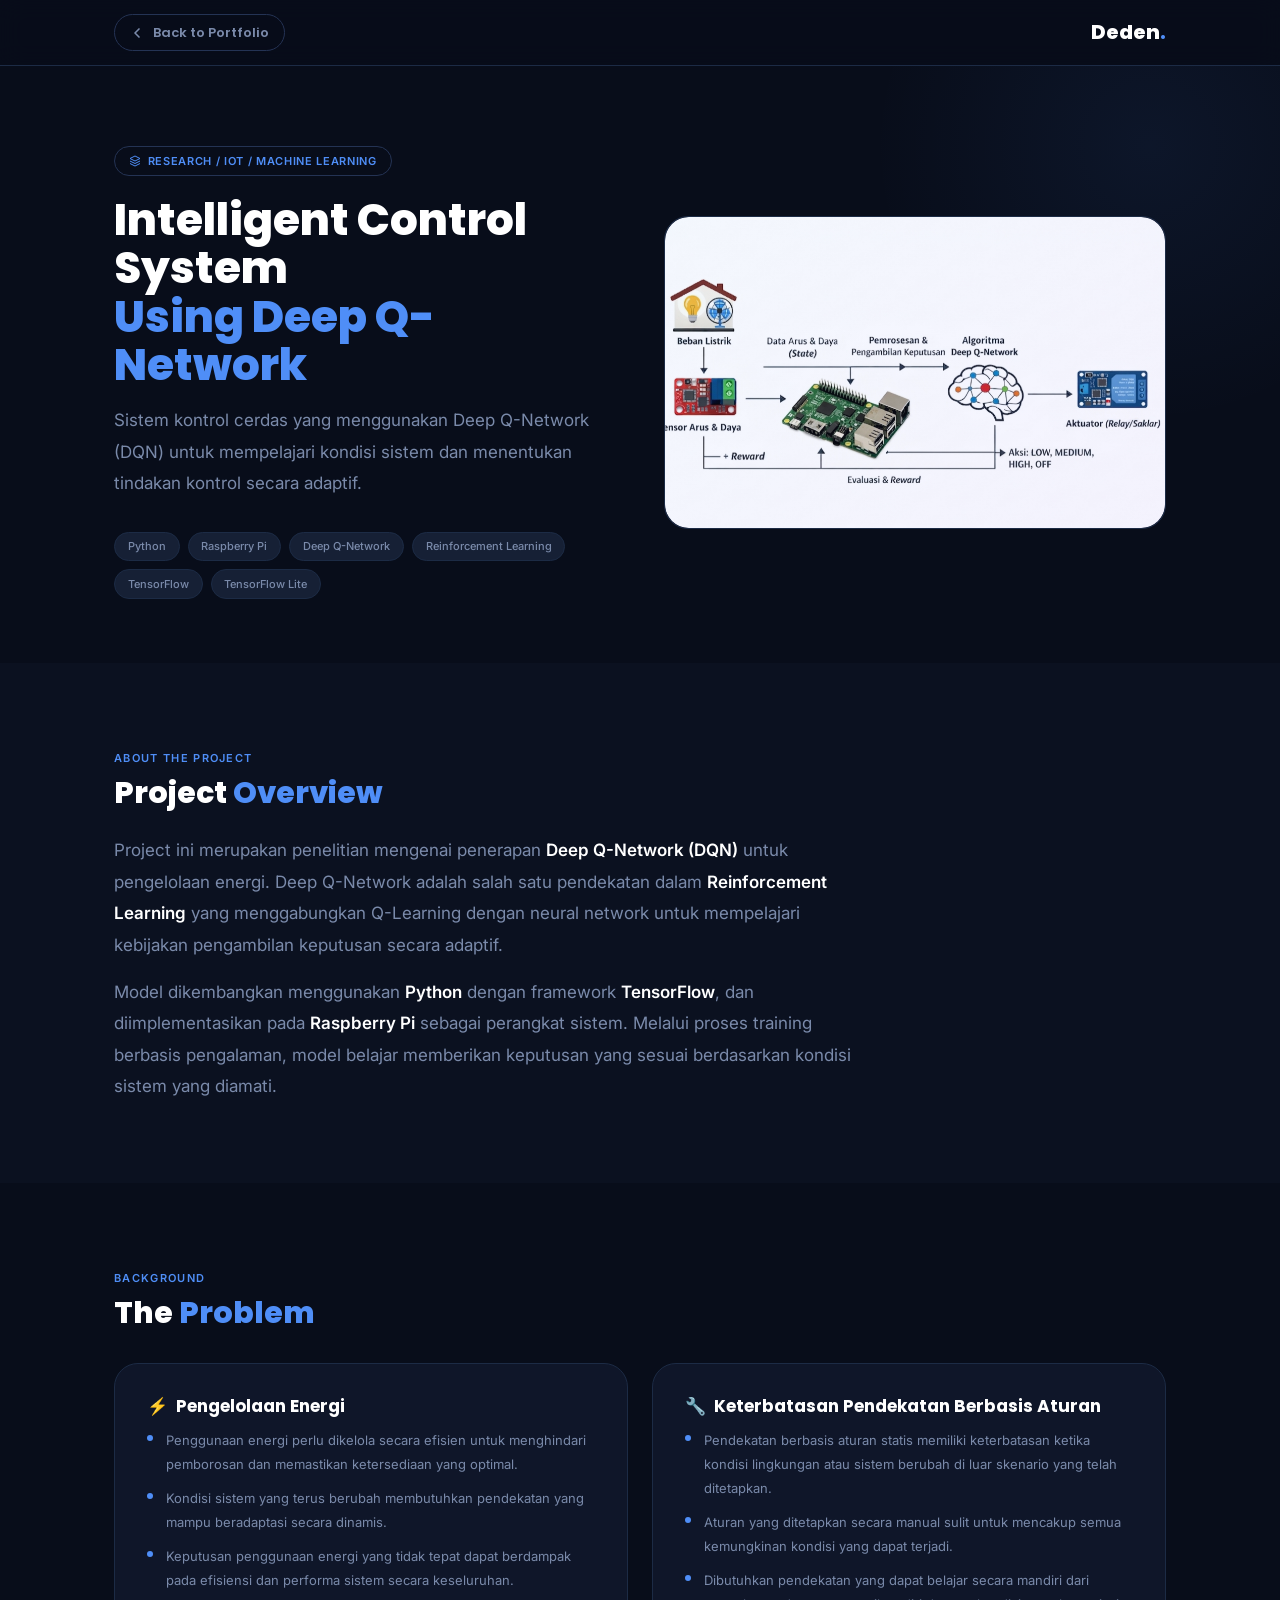
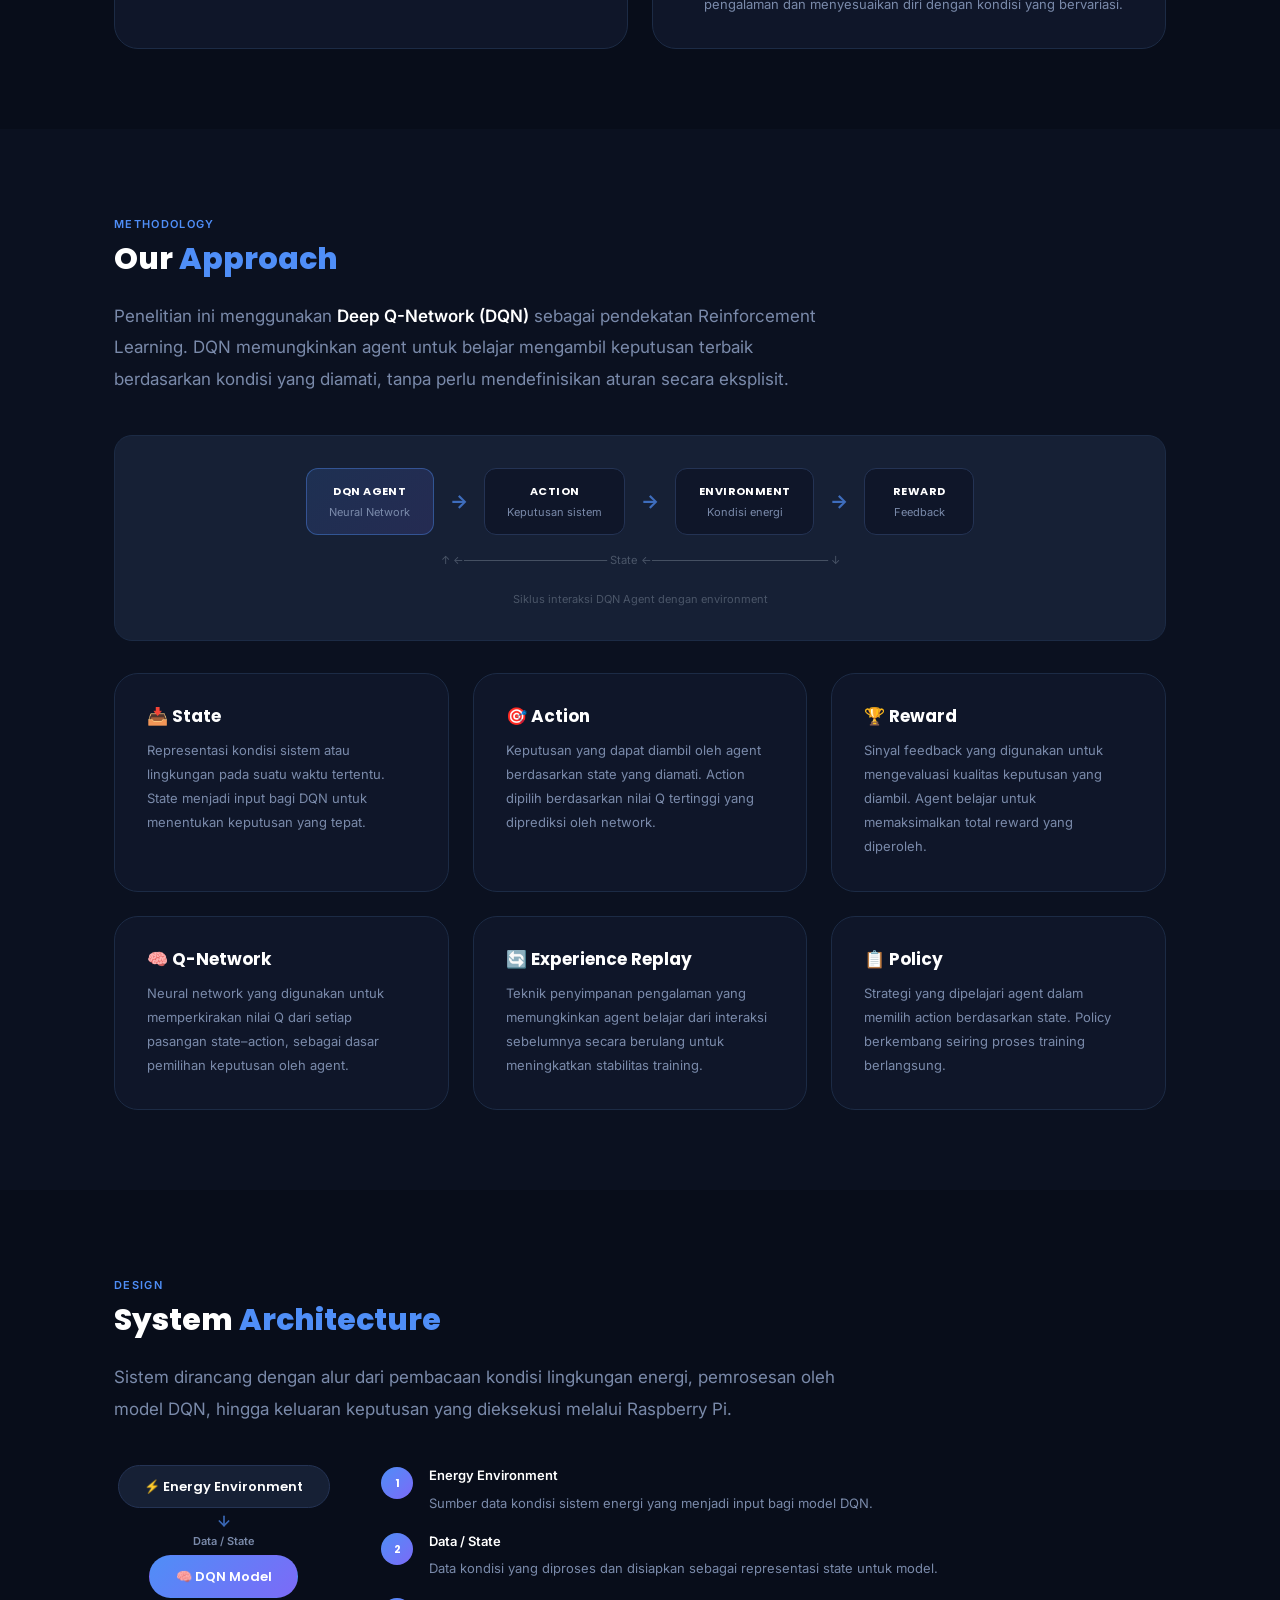
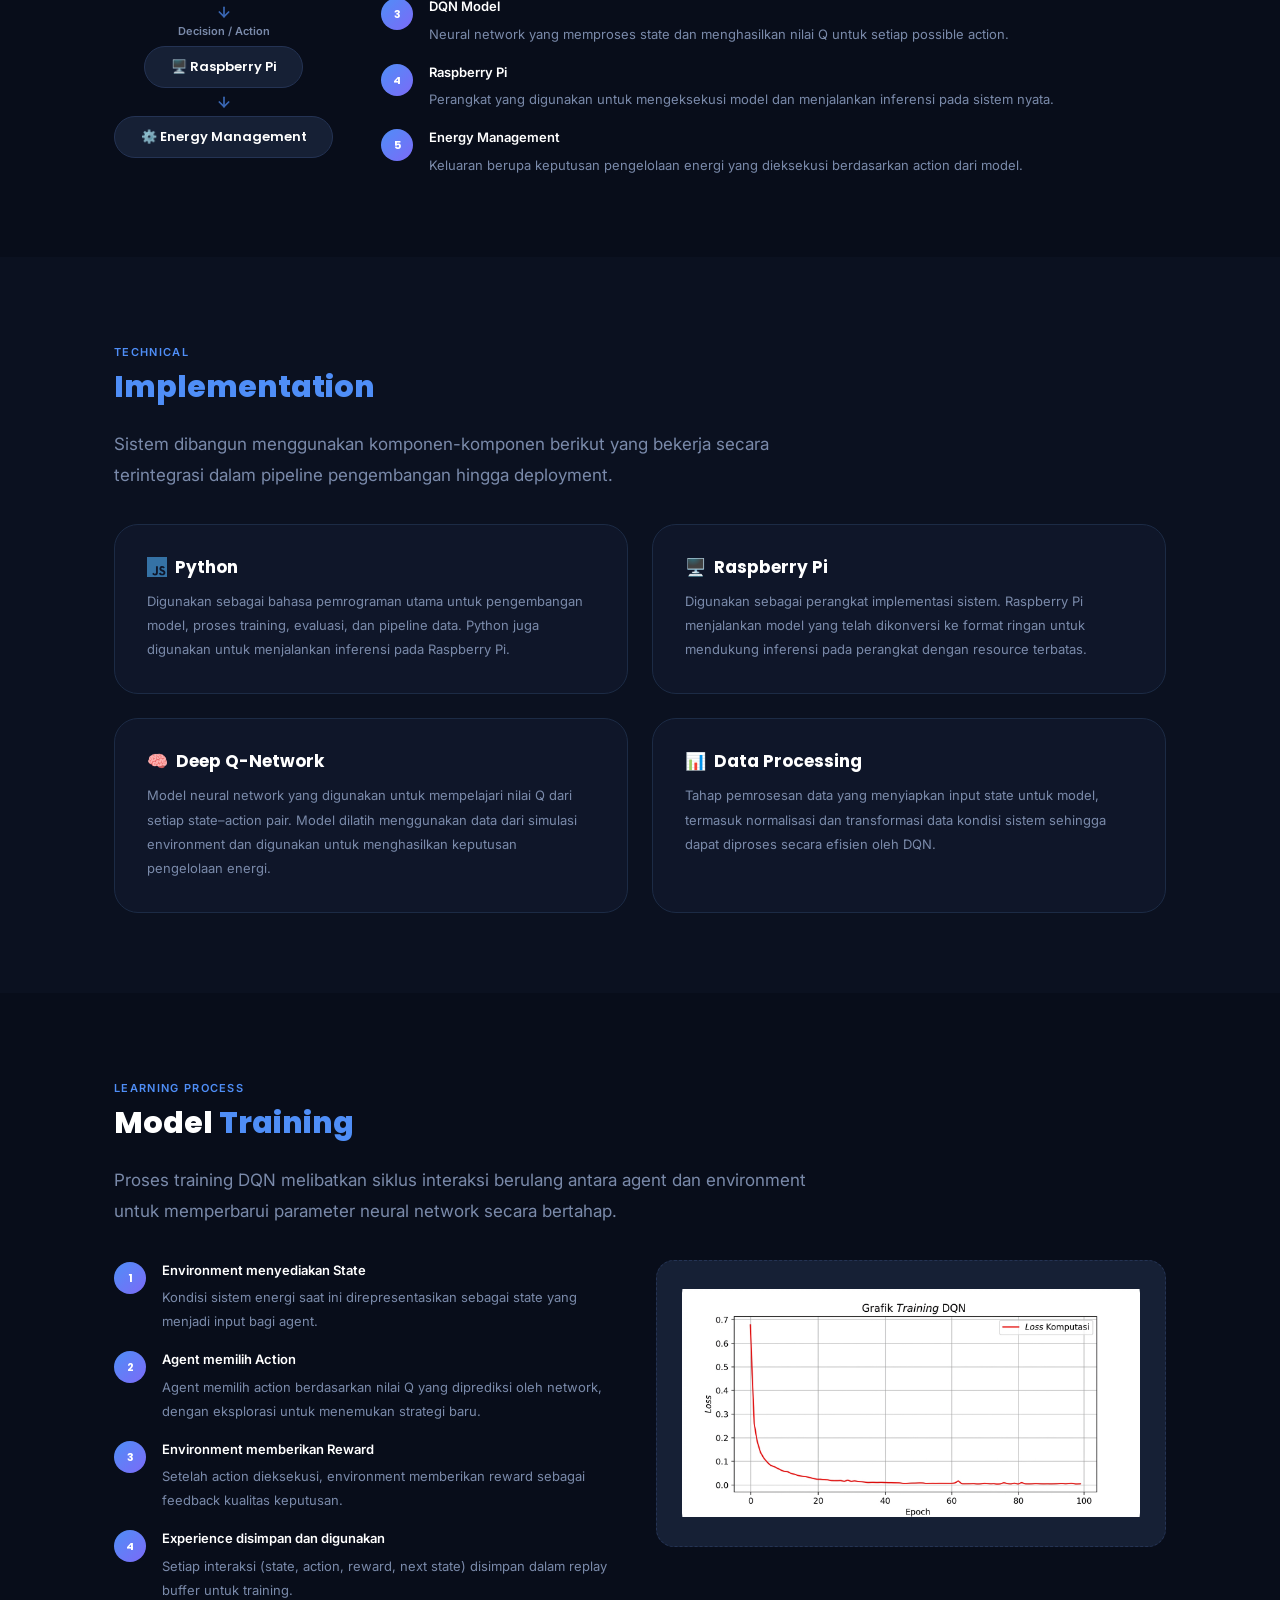
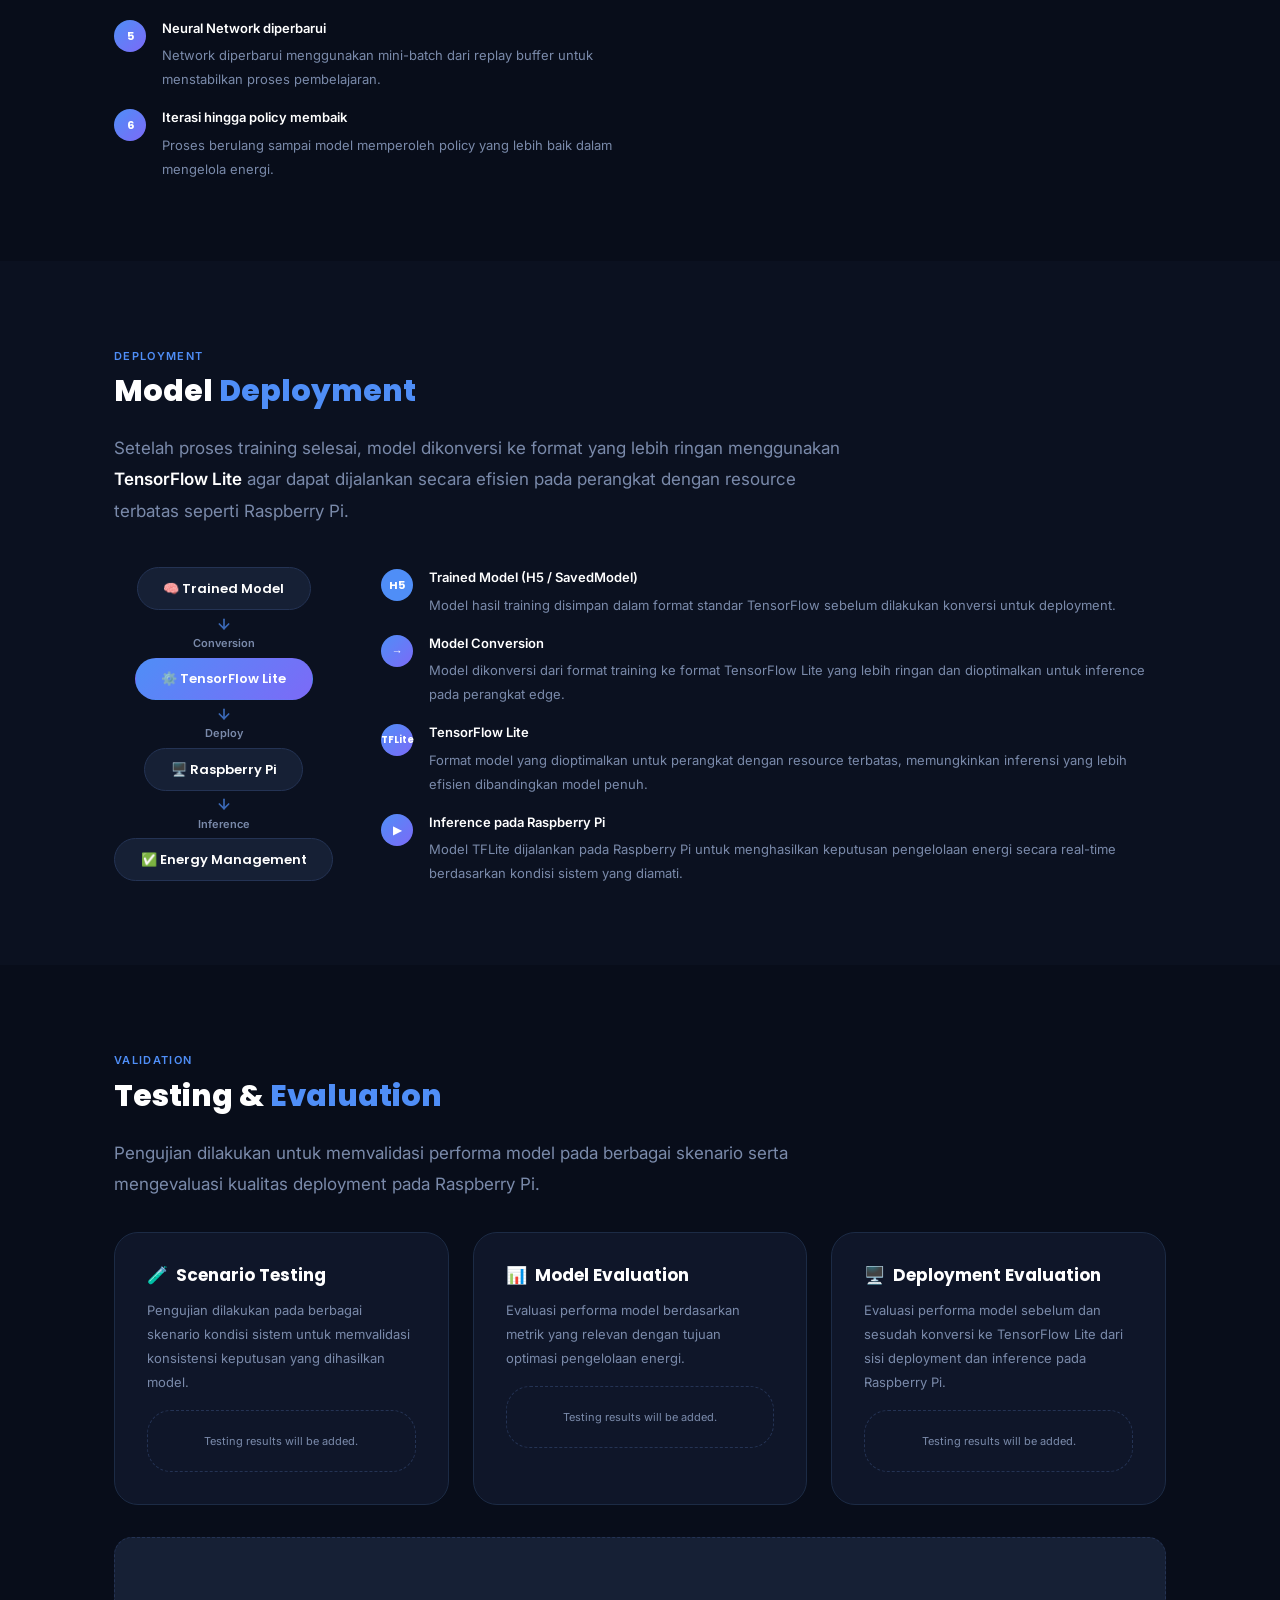
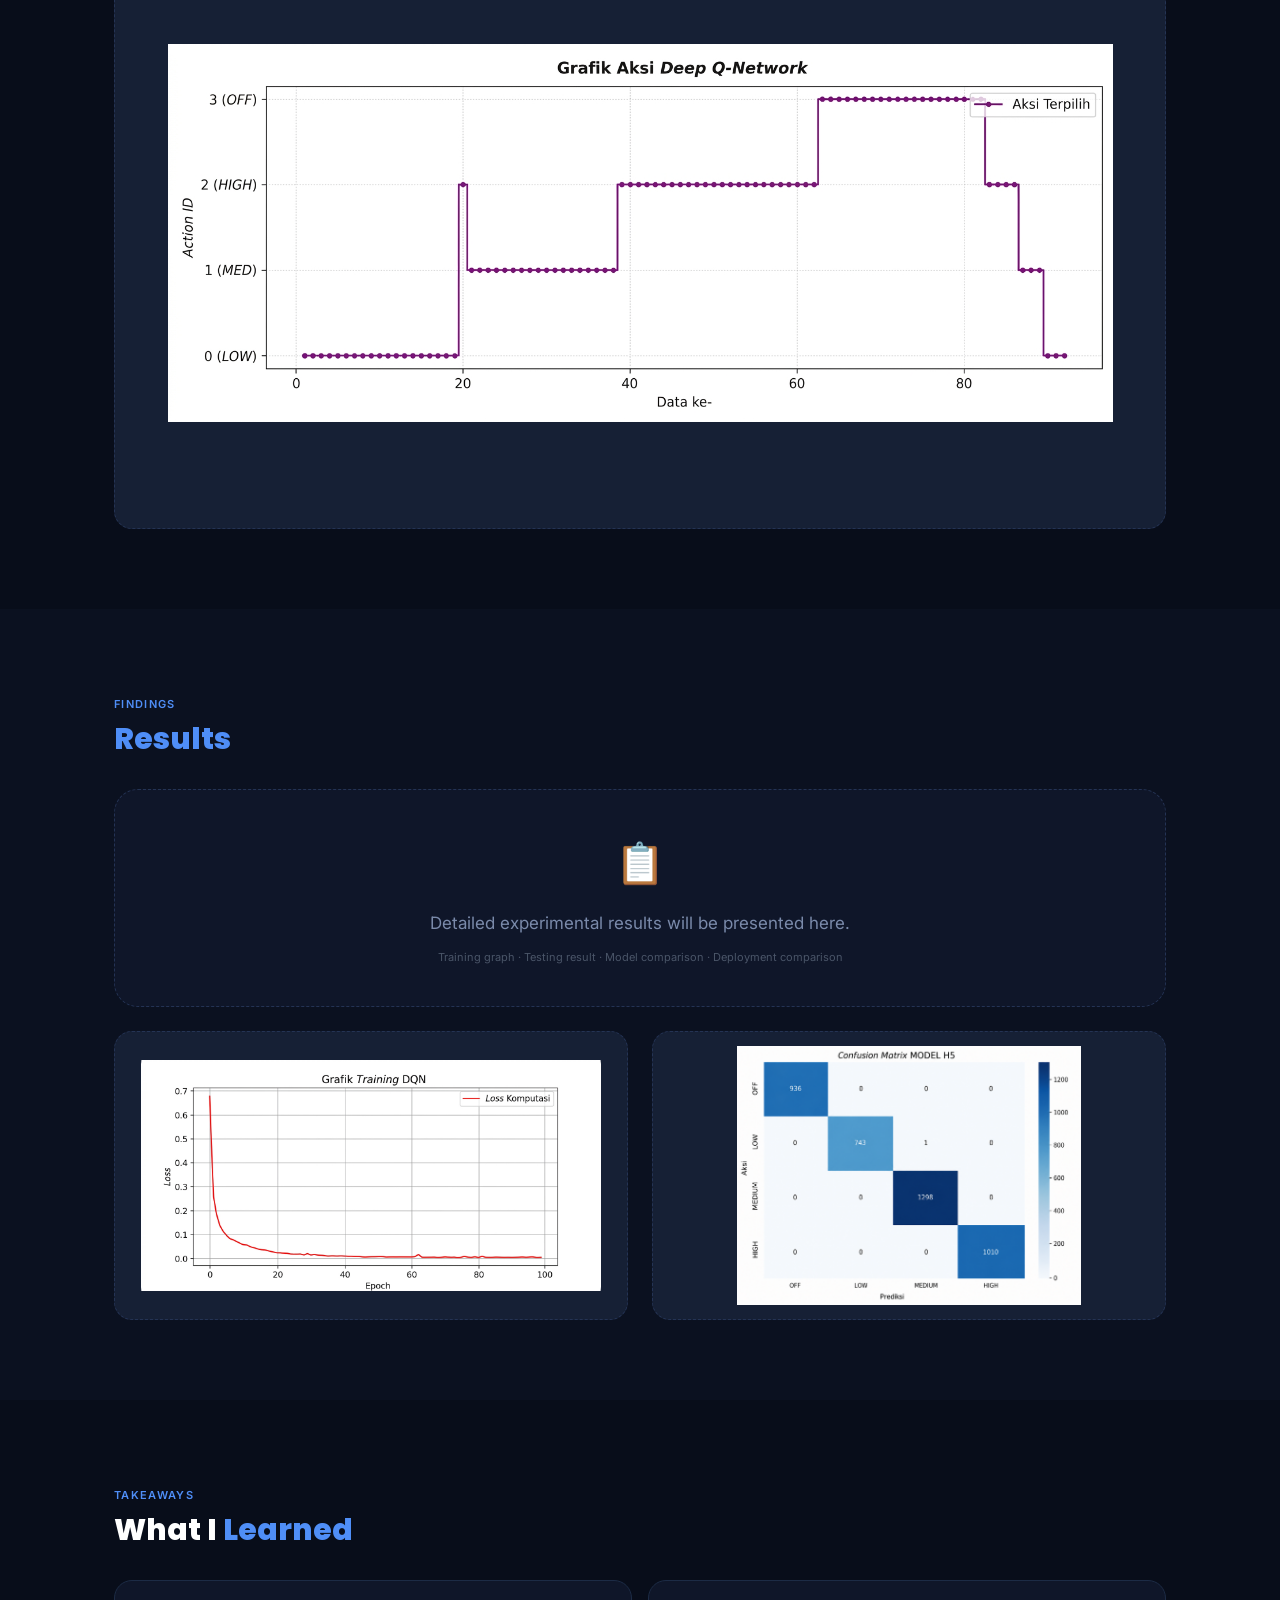
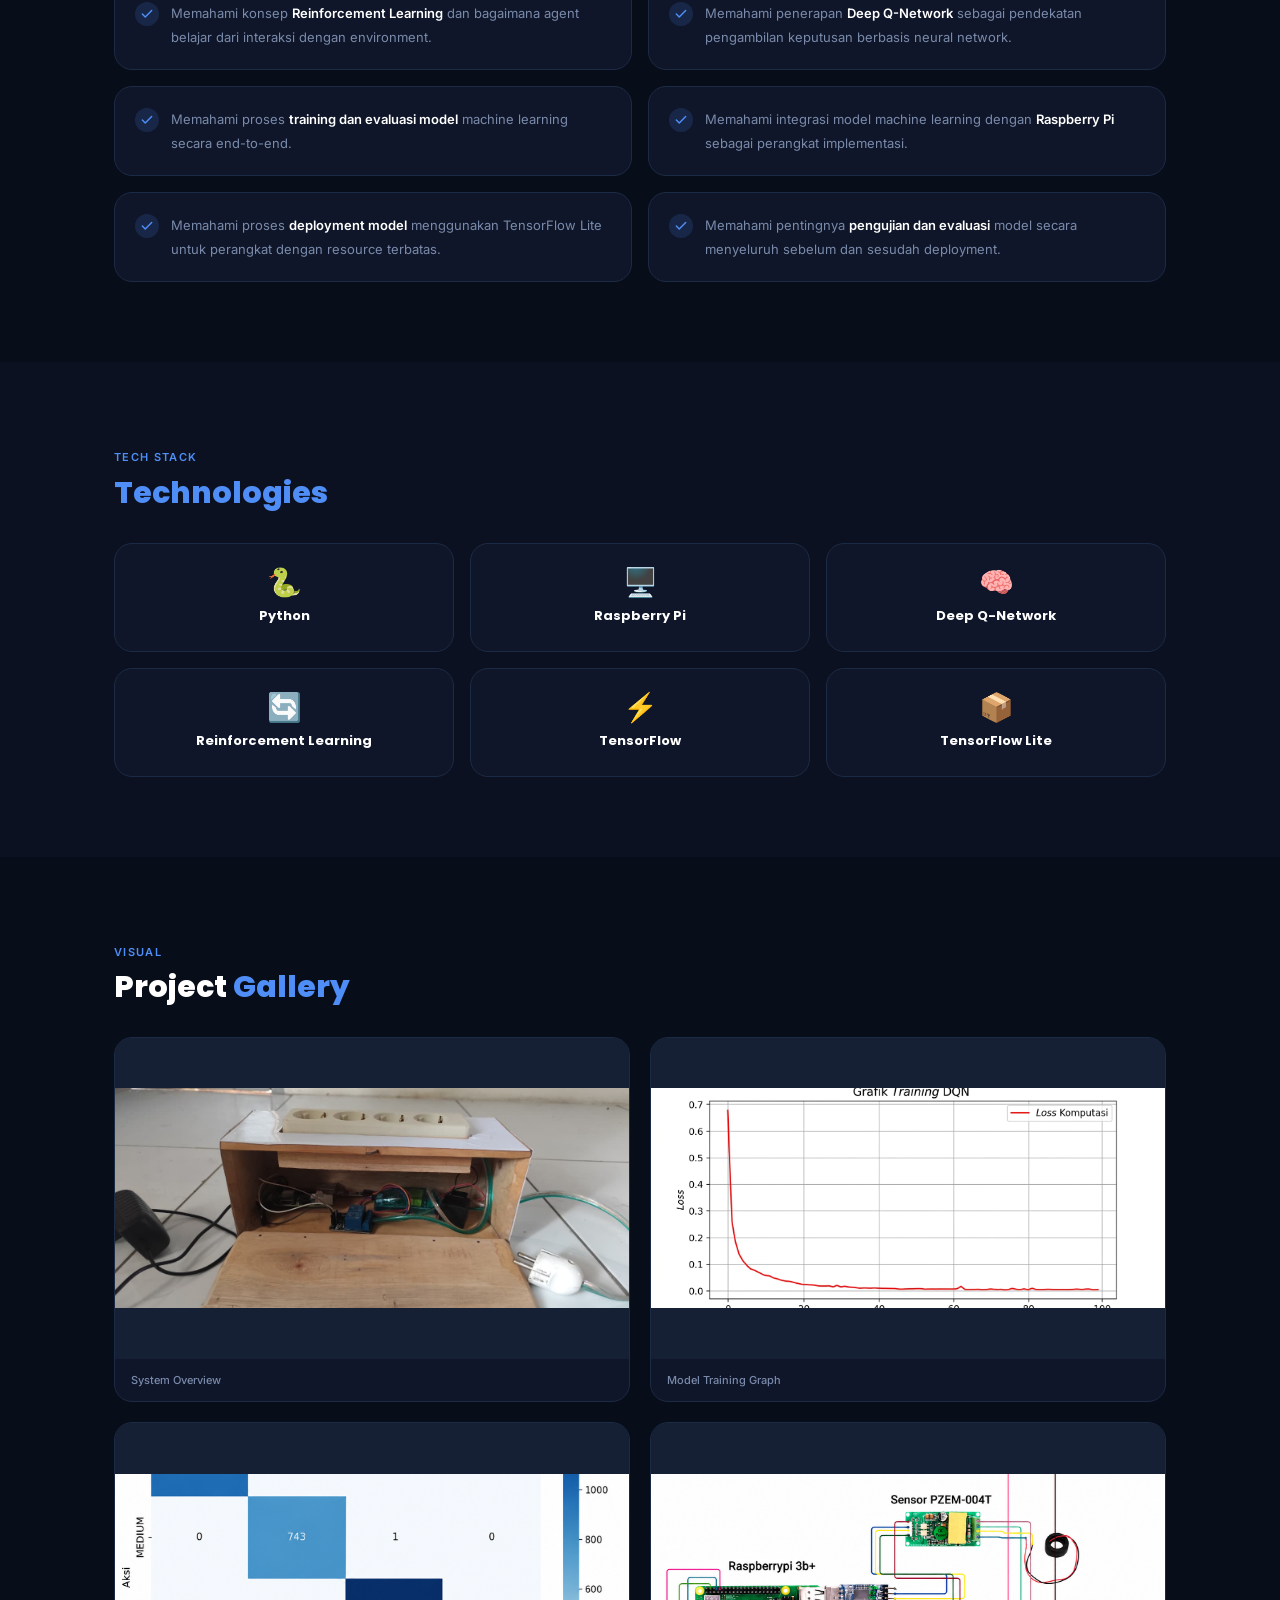
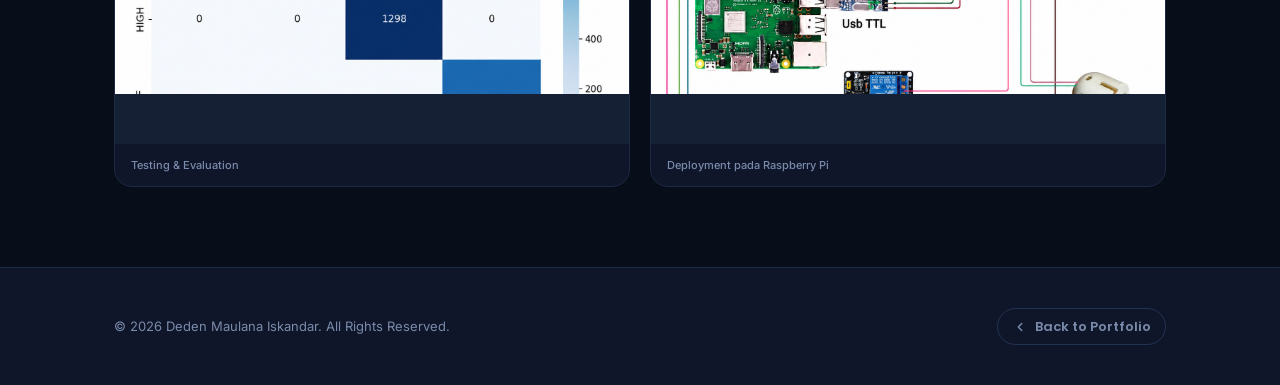
<file: projects/energy-management.html>
<!DOCTYPE html>
<html lang="id">
<head>
  <meta charset="UTF-8" />
  <meta name="viewport" content="width=device-width, initial-scale=1.0" />
  <meta name="description" content="Energy Management System using Deep Q-Network — Project detail oleh Deden Maulana Iskandar." />
  <title>Energy Management System | Deden Maulana</title>

  <!-- Google Fonts (sama dengan homepage) -->
  <link rel="preconnect" href="https://fonts.googleapis.com" />
  <link rel="preconnect" href="https://fonts.gstatic.com" crossorigin />
  <link href="https://fonts.googleapis.com/css2?family=Inter:wght@300;400;500;600;700&family=Poppins:wght@400;500;600;700;800&display=swap" rel="stylesheet" />

  <style>
    /* ====================================================
       DESIGN TOKENS — konsisten dengan homepage
    ==================================================== */
    :root {
      --clr-bg:        #080d1a;
      --clr-bg-alt:    #0b1120;
      --clr-surface:   #0f1629;
      --clr-surface-2: #162035;
      --clr-border:    #1c2b45;
      --clr-border-2:  #243354;
      --clr-blue:      #4f8ef7;
      --clr-purple:    #7c6af7;
      --clr-gradient:  linear-gradient(135deg,#4f8ef7,#7c6af7);
      --clr-text:      #ccd6f6;
      --clr-muted:     #7a8aaa;
      --clr-dim:       #4a5568;
      --clr-white:     #ffffff;

      --font-heading: 'Poppins', sans-serif;
      --font-body:    'Inter', sans-serif;

      --fs-xs:   0.6875rem;
      --fs-sm:   0.8125rem;
      --fs-base: 1rem;
      --fs-md:   1.0625rem;
      --fs-lg:   1.25rem;
      --fs-xl:   1.5rem;
      --fs-2xl:  1.875rem;
      --fs-3xl:  2.25rem;

      --fw-regular: 400;
      --fw-medium:  500;
      --fw-semi:    600;
      --fw-bold:    700;
      --fw-black:   800;

      --lh-tight:  1.2;
      --lh-normal: 1.65;
      --lh-loose:  1.85;

      --r-sm:   6px;
      --r-md:   12px;
      --r-lg:   18px;
      --r-xl:   24px;
      --r-full: 9999px;

      --shadow-sm:   0 2px 8px rgba(0,0,0,.35);
      --shadow-md:   0 6px 24px rgba(0,0,0,.45);
      --shadow-blue: 0 0 28px rgba(79,142,247,.22);

      --t-fast:   150ms ease;
      --t-normal: 280ms ease;
      --t-slow:   420ms ease;

      --max-w:  1100px;
      --pad-x:  1.5rem;
    }

    /* ====================================================
       RESET
    ==================================================== */
    *, *::before, *::after { box-sizing: border-box; margin: 0; padding: 0; }
    html { scroll-behavior: smooth; font-size: 16px; -webkit-text-size-adjust: 100%; }
    body {
      font-family: var(--font-body);
      font-size: var(--fs-base);
      color: var(--clr-text);
      background: var(--clr-bg);
      line-height: var(--lh-normal);
      overflow-x: hidden;
      -webkit-font-smoothing: antialiased;
    }
    img { display: block; max-width: 100%; }
    a { color: inherit; text-decoration: none; }
    ul { list-style: none; }
    h1,h2,h3,h4 { font-family: var(--font-heading); color: var(--clr-white); line-height: var(--lh-tight); }
    p { color: var(--clr-text); }
    strong { color: var(--clr-white); font-weight: var(--fw-semi); }
    :focus-visible { outline: 2px solid var(--clr-blue); outline-offset: 3px; border-radius: 3px; }

    /* ====================================================
       LAYOUT
    ==================================================== */
    .container {
      width: 100%;
      max-width: var(--max-w);
      margin-inline: auto;
      padding-inline: var(--pad-x);
    }

    .section { padding-block: 5rem; }
    .section--alt { background: var(--clr-bg-alt); }

    .section-label {
      display: inline-block;
      font-size: var(--fs-xs);
      font-weight: var(--fw-semi);
      letter-spacing: .12em;
      text-transform: uppercase;
      color: var(--clr-blue);
      margin-bottom: .5rem;
    }
    .section-title {
      font-size: var(--fs-2xl);
      font-weight: var(--fw-black);
      margin-bottom: 1.5rem;
    }
    .section-title .accent { color: var(--clr-blue); }
    .section-body {
      font-size: var(--fs-md);
      color: var(--clr-muted);
      line-height: var(--lh-loose);
      max-width: 740px;
    }
    .section-body + .section-body { margin-top: 1rem; }

    /* ====================================================
       ANIMATIONS
    ==================================================== */
    [data-fade] {
      opacity: 0;
      transform: translateY(24px);
      transition: opacity var(--t-slow), transform var(--t-slow);
    }
    [data-fade].visible { opacity: 1; transform: none; }

    /* ====================================================
       BACK BAR
    ==================================================== */
    .back-bar {
      position: sticky;
      top: 0;
      z-index: 100;
      background: rgba(8,13,26,.92);
      backdrop-filter: blur(12px);
      -webkit-backdrop-filter: blur(12px);
      border-bottom: 1px solid var(--clr-border);
      padding-block: .9rem;
    }
    .back-bar__inner {
      display: flex;
      align-items: center;
      justify-content: space-between;
      gap: 1rem;
    }
    .back-btn {
      display: inline-flex;
      align-items: center;
      gap: .5rem;
      font-family: var(--font-heading);
      font-size: var(--fs-sm);
      font-weight: var(--fw-semi);
      color: var(--clr-muted);
      padding: .4rem .9rem;
      border: 1.5px solid var(--clr-border-2);
      border-radius: var(--r-full);
      transition: color var(--t-fast), border-color var(--t-fast), background var(--t-fast);
    }
    .back-btn:hover, .back-btn:focus-visible {
      color: var(--clr-blue);
      border-color: var(--clr-blue);
      background: rgba(79,142,247,.08);
    }
    .back-bar__logo {
      font-family: var(--font-heading);
      font-size: var(--fs-lg);
      font-weight: var(--fw-black);
      color: var(--clr-white);
    }
    .back-bar__logo span { color: var(--clr-blue); }

    /* ====================================================
       PROJECT HERO
    ==================================================== */
    .proj-hero {
      padding-block: 5rem 4rem;
      position: relative;
      overflow: hidden;
    }
    .proj-hero::before {
      content: '';
      position: absolute;
      top: -200px; right: -150px;
      width: 560px; height: 560px;
      background: radial-gradient(circle, rgba(79,142,247,.07) 0%, transparent 70%);
      pointer-events: none;
    }
    .proj-hero__grid {
      display: grid;
      grid-template-columns: 1fr 1fr;
      gap: 3rem;
      align-items: center;
    }
    .proj-hero__category {
      display: inline-flex;
      align-items: center;
      gap: .4rem;
      padding: .3rem .9rem;
      border: 1px solid var(--clr-border-2);
      border-radius: var(--r-full);
      font-size: var(--fs-xs);
      font-weight: var(--fw-semi);
      color: var(--clr-blue);
      letter-spacing: .06em;
      text-transform: uppercase;
      margin-bottom: 1.25rem;
    }
    .proj-hero__title {
      font-size: clamp(1.75rem, 4vw, 2.75rem);
      font-weight: var(--fw-black);
      line-height: 1.1;
      margin-bottom: 1rem;
    }
    .proj-hero__desc {
      font-size: var(--fs-md);
      color: var(--clr-muted);
      line-height: var(--lh-loose);
      margin-bottom: 2rem;
      max-width: 480px;
    }
    .tech-pills {
      display: flex;
      flex-wrap: wrap;
      gap: .5rem;
    }
    .tech-pill {
      padding: .3rem .8rem;
      background: var(--clr-surface-2);
      border: 1px solid var(--clr-border);
      border-radius: var(--r-full);
      font-size: var(--fs-xs);
      font-weight: var(--fw-medium);
      color: var(--clr-muted);
    }

    /* Hero visual placeholder */
    .proj-hero__visual {
      aspect-ratio: 16/10;
      background: var(--clr-surface);
      border: 1px solid var(--clr-border);
      border-radius: var(--r-xl);
      display: flex;
      flex-direction: column;
      align-items: center;
      justify-content: center;
      gap: 1rem;
      position: relative;
      overflow: hidden;
    }
    .proj-hero__visual::before {
      content: '';
      position: absolute;
      inset: 0;
      background: linear-gradient(135deg, rgba(79,142,247,.06) 0%, rgba(124,106,247,.08) 100%);
    }
    .proj-hero__visual-icon {
      font-size: 3.5rem;
      position: relative;
    }
    .proj-hero__visual-label {
      font-family: var(--font-heading);
      font-size: var(--fs-sm);
      font-weight: var(--fw-semi);
      color: var(--clr-muted);
      letter-spacing: .06em;
      position: relative;
    }
    .proj-hero__visual img {
      width: 100%;
      height: 100%;
      object-fit: cover;
      border-radius: var(--r-xl);
    }

    /* ====================================================
       CONTENT CARD
    ==================================================== */
    .content-card {
      background: var(--clr-surface);
      border: 1px solid var(--clr-border);
      border-radius: var(--r-xl);
      padding: 2rem;
      transition: border-color var(--t-normal);
    }
    .content-card:hover { border-color: var(--clr-border-2); }
    .content-card__title {
      font-size: var(--fs-md);
      font-weight: var(--fw-bold);
      margin-bottom: .75rem;
      display: flex;
      align-items: center;
      gap: .5rem;
    }

    /* ====================================================
       TWO-COLUMN GRID
    ==================================================== */
    .two-col {
      display: grid;
      grid-template-columns: 1fr 1fr;
      gap: 1.5rem;
    }
    .three-col {
      display: grid;
      grid-template-columns: repeat(3, 1fr);
      gap: 1.5rem;
    }

    /* ====================================================
       BULLET LIST
    ==================================================== */
    .bullet-list {
      display: flex;
      flex-direction: column;
      gap: .6rem;
    }
    .bullet-list li {
      padding-left: 1.2rem;
      position: relative;
      font-size: var(--fs-sm);
      color: var(--clr-muted);
      line-height: var(--lh-loose);
    }
    .bullet-list li::before {
      content: '';
      position: absolute;
      left: 0;
      top: .55em;
      width: 6px;
      height: 6px;
      border-radius: 50%;
      background: var(--clr-blue);
    }

    /* ====================================================
       NUMBERED STEPS
    ==================================================== */
    .step-list {
      display: flex;
      flex-direction: column;
      gap: 1rem;
    }
    .step-item {
      display: flex;
      gap: 1rem;
      align-items: flex-start;
    }
    .step-num {
      flex-shrink: 0;
      width: 32px;
      height: 32px;
      border-radius: 50%;
      background: var(--clr-gradient);
      display: flex;
      align-items: center;
      justify-content: center;
      font-family: var(--font-heading);
      font-size: var(--fs-xs);
      font-weight: var(--fw-bold);
      color: var(--clr-white);
      margin-top: 2px;
    }
    .step-body { flex: 1; }
    .step-body strong {
      display: block;
      font-size: var(--fs-sm);
      font-weight: var(--fw-semi);
      color: var(--clr-white);
      margin-bottom: .25rem;
    }
    .step-body p {
      font-size: var(--fs-sm);
      color: var(--clr-muted);
      line-height: var(--lh-loose);
    }

    /* ====================================================
       FLOW DIAGRAM
    ==================================================== */
    .flow {
      display: flex;
      flex-direction: column;
      align-items: center;
      gap: 0;
    }
    .flow-node {
      padding: .6rem 1.6rem;
      background: var(--clr-surface-2);
      border: 1.5px solid var(--clr-border-2);
      border-radius: var(--r-full);
      font-family: var(--font-heading);
      font-size: var(--fs-sm);
      font-weight: var(--fw-semi);
      color: var(--clr-white);
      text-align: center;
      white-space: nowrap;
    }
    .flow-node--accent {
      background: var(--clr-gradient);
      border-color: transparent;
      color: var(--clr-white);
    }
    .flow-arrow {
      display: flex;
      flex-direction: column;
      align-items: center;
      gap: 0;
      padding-block: .35rem;
      color: var(--clr-blue);
      font-size: var(--fs-xs);
      font-weight: var(--fw-semi);
    }
    .flow-arrow svg { opacity: .7; }
    .flow-label {
      font-size: var(--fs-xs);
      color: var(--clr-muted);
      margin-top: .15rem;
    }

    /* Horizontal flow (RL loop) */
    .flow-horizontal {
      display: flex;
      align-items: center;
      justify-content: center;
      flex-wrap: wrap;
      gap: .5rem;
    }
    .flow-h-arrow {
      color: var(--clr-blue);
      font-size: .8rem;
      opacity: .7;
    }

    /* ====================================================
       RL DIAGRAM
    ==================================================== */
    .rl-diagram {
      background: var(--clr-surface-2);
      border: 1px solid var(--clr-border);
      border-radius: var(--r-lg);
      padding: 2rem;
    }
    .rl-row {
      display: flex;
      align-items: center;
      justify-content: center;
      gap: 1rem;
      flex-wrap: wrap;
    }
    .rl-box {
      padding: .8rem 1.4rem;
      background: var(--clr-surface);
      border: 1.5px solid var(--clr-border-2);
      border-radius: var(--r-md);
      text-align: center;
      min-width: 110px;
    }
    .rl-box__label {
      font-family: var(--font-heading);
      font-size: var(--fs-xs);
      font-weight: var(--fw-bold);
      color: var(--clr-white);
      letter-spacing: .04em;
      text-transform: uppercase;
    }
    .rl-box__sub {
      font-size: var(--fs-xs);
      color: var(--clr-muted);
      margin-top: .2rem;
    }
    .rl-box--accent {
      background: linear-gradient(135deg, rgba(79,142,247,.15), rgba(124,106,247,.15));
      border-color: rgba(79,142,247,.4);
    }
    .rl-arrow {
      font-size: 1.2rem;
      color: var(--clr-blue);
      opacity: .7;
      font-weight: bold;
    }
    .rl-diagram-caption {
      text-align: center;
      margin-top: 1.25rem;
      font-size: var(--fs-xs);
      color: var(--clr-dim);
    }

    /* ====================================================
       PLACEHOLDER IMAGE
    ==================================================== */
    .img-placeholder {
      width: 100%;
      aspect-ratio: 16/9;
      background: var(--clr-surface-2);
      border: 1.5px dashed var(--clr-border-2);
      border-radius: var(--r-lg);
      display: flex;
      flex-direction: column;
      align-items: center;
      justify-content: center;
      gap: .75rem;
      color: var(--clr-dim);
    }
    .img-placeholder svg { opacity: .4; }
    .img-placeholder span {
      font-size: var(--fs-xs);
      font-weight: var(--fw-medium);
      letter-spacing: .04em;
    }
    .img-placeholder img {
  width: 90%;
  height: 90%;
  object-fit: contain;
  display: block;
  border-radius: inherit;
}

    /* ====================================================
       TECH GRID
    ==================================================== */
    .tech-grid {
      display: grid;
      grid-template-columns: repeat(3, 1fr);
      gap: 1rem;
    }
    .tech-card {
      display: flex;
      flex-direction: column;
      align-items: center;
      gap: .6rem;
      padding: 1.5rem 1rem;
      background: var(--clr-surface);
      border: 1px solid var(--clr-border);
      border-radius: var(--r-lg);
      text-align: center;
      transition: border-color var(--t-normal), transform var(--t-normal), box-shadow var(--t-normal);
    }
    .tech-card:hover {
      border-color: var(--clr-border-2);
      transform: translateY(-3px);
      box-shadow: var(--shadow-blue);
    }
    .tech-card__icon { font-size: 1.75rem; line-height: 1; }
    .tech-card__name {
      font-family: var(--font-heading);
      font-size: var(--fs-sm);
      font-weight: var(--fw-bold);
      color: var(--clr-white);
    }

    /* ====================================================
       GALLERY
    ==================================================== */
    .gallery {
      display: grid;
      grid-template-columns: repeat(2, 1fr);
      gap: 1.25rem;
    }
    .gallery-item {
      border-radius: var(--r-lg);
      overflow: hidden;
      background: var(--clr-surface);
      border: 1px solid var(--clr-border);
      transition: border-color var(--t-normal), transform var(--t-normal);
    }
    .gallery-item:hover {
      border-color: var(--clr-border-2);
      transform: translateY(-3px);
    }
    .gallery-item img {
      width: 100%;
      height: 220px;
      object-fit: cover;
      display: block;
    }
    .gallery-item__caption {
      padding: .75rem 1rem;
      font-size: var(--fs-xs);
      font-weight: var(--fw-medium);
      color: var(--clr-muted);
    }

    /* ====================================================
       RESULT PLACEHOLDER BOX
    ==================================================== */
    .result-box {
      padding: 2.5rem;
      background: var(--clr-surface);
      border: 1.5px dashed var(--clr-border-2);
      border-radius: var(--r-xl);
      text-align: center;
    }
    .result-box__icon { font-size: 2.5rem; margin-bottom: .75rem; }
    .result-box__text {
      font-size: var(--fs-md);
      color: var(--clr-muted);
      line-height: var(--lh-loose);
    }

    /* ====================================================
       LEARNED LIST
    ==================================================== */
    .learned-grid {
      display: grid;
      grid-template-columns: repeat(2, 1fr);
      gap: 1rem;
    }
    .learned-item {
      display: flex;
      gap: .75rem;
      align-items: flex-start;
      padding: 1.25rem;
      background: var(--clr-surface);
      border: 1px solid var(--clr-border);
      border-radius: var(--r-lg);
      transition: border-color var(--t-normal);
    }
    .learned-item:hover { border-color: var(--clr-border-2); }
    .learned-item__check {
      flex-shrink: 0;
      width: 24px; height: 24px;
      border-radius: 50%;
      background: rgba(79,142,247,.15);
      display: flex; align-items: center; justify-content: center;
      color: var(--clr-blue);
      margin-top: 1px;
    }
    .learned-item__text {
      font-size: var(--fs-sm);
      color: var(--clr-muted);
      line-height: var(--lh-loose);
    }

    /* ====================================================
       FOOTER
    ==================================================== */
    .proj-footer {
      background: var(--clr-surface);
      border-top: 1px solid var(--clr-border);
      padding-block: 2.5rem;
    }
    .proj-footer__inner {
      display: flex;
      align-items: center;
      justify-content: space-between;
      flex-wrap: wrap;
      gap: 1rem;
    }
    .proj-footer__copy {
      font-size: var(--fs-sm);
      color: var(--clr-muted);
    }

    /* ====================================================
       RESPONSIVE
    ==================================================== */
    @media (max-width: 860px) {
      .proj-hero__grid { grid-template-columns: 1fr; }
      .proj-hero__desc { max-width: 100%; }
      .two-col   { grid-template-columns: 1fr; }
      .three-col { grid-template-columns: 1fr 1fr; }
      .tech-grid { grid-template-columns: repeat(2, 1fr); }
      .learned-grid { grid-template-columns: 1fr; }
    }
    @media (max-width: 580px) {
      :root { --pad-x: 1rem; }
      .section { padding-block: 3.5rem; }
      .three-col { grid-template-columns: 1fr; }
      .gallery { grid-template-columns: 1fr; }
      .tech-grid { grid-template-columns: repeat(2, 1fr); }
      .section-title { font-size: var(--fs-xl); }
      .rl-row { flex-direction: column; }
      .rl-arrow { transform: rotate(90deg); }
      .content-card { padding: 1.25rem; }
    }
    @media (prefers-reduced-motion: reduce) {
      *, *::before, *::after { transition-duration: .01ms !important; animation-duration: .01ms !important; }
      html { scroll-behavior: auto; }
      [data-fade] { opacity: 1; transform: none; transition: none; }
    }
  </style>
</head>
<body>

  <!-- ======================================================
       BACK BAR
  ====================================================== -->
  <div class="back-bar" role="navigation" aria-label="Navigasi halaman">
    <div class="container back-bar__inner">
      <a href="../index.html#projects" class="back-btn" aria-label="Kembali ke section Projects">
        <svg xmlns="http://www.w3.org/2000/svg" width="16" height="16" viewBox="0 0 24 24"
             fill="none" stroke="currentColor" stroke-width="2.5"
             stroke-linecap="round" stroke-linejoin="round" aria-hidden="true">
          <polyline points="15 18 9 12 15 6"/>
        </svg>
        Back to Portfolio
      </a>
      <a href="../index.html" class="back-bar__logo" aria-label="Homepage Deden Maulana">
        Deden<span>.</span>
      </a>
    </div>
  </div>

  <main>

    <!-- ======================================================
         HERO
    ====================================================== -->
    <section class="proj-hero" aria-label="Project overview">
      <div class="container">
        <div class="proj-hero__grid">

          <div data-fade>
            <span class="proj-hero__category">
              <svg xmlns="http://www.w3.org/2000/svg" width="12" height="12" viewBox="0 0 24 24"
                   fill="none" stroke="currentColor" stroke-width="2" aria-hidden="true">
                <path d="M12 2L2 7l10 5 10-5-10-5z"/><path d="M2 17l10 5 10-5"/><path d="M2 12l10 5 10-5"/>
              </svg>
              Research / IoT / Machine Learning
            </span>
            <h1 class="proj-hero__title">
              Intelligent Control System<br/>
              <span style="color:var(--clr-blue)">Using Deep Q-Network</span>
            </h1>
            <p class="proj-hero__desc">
              Sistem kontrol cerdas yang menggunakan Deep Q-Network (DQN) untuk mempelajari kondisi sistem dan menentukan tindakan kontrol secara adaptif.
            </p>
            <div class="tech-pills">
              <span class="tech-pill">Python</span>
              <span class="tech-pill">Raspberry Pi</span>
              <span class="tech-pill">Deep Q-Network</span>
              <span class="tech-pill">Reinforcement Learning</span>
              <span class="tech-pill">TensorFlow</span>
              <span class="tech-pill">TensorFlow Lite</span>
            </div>
          </div>

          <div class="proj-hero__visual" data-fade aria-label="Visual representasi project">
            <!-- Ganti dengan: <img src="../assets/images/energy-management.png" alt="Energy Management System" /> -->
            <img 
            src="../assets/images/arsitektur.png" 
            alt="Energy Management System menggunakan Deep Q-Network"
            >

          </div>

        </div>
      </div>
    </section>

    <!-- ======================================================
         PROJECT OVERVIEW
    ====================================================== -->
    <section class="section section--alt" id="overview" aria-label="Project overview">
      <div class="container">
        <div data-fade>
          <span class="section-label">About the project</span>
          <h2 class="section-title">Project <span class="accent">Overview</span></h2>
        </div>
        <div data-fade>
          <p class="section-body">
            Project ini merupakan penelitian mengenai penerapan <strong>Deep Q-Network (DQN)</strong>
            untuk pengelolaan energi. Deep Q-Network adalah salah satu pendekatan dalam
            <strong>Reinforcement Learning</strong> yang menggabungkan Q-Learning dengan
            neural network untuk mempelajari kebijakan pengambilan keputusan secara adaptif.
          </p>
          <p class="section-body" style="margin-top:1rem">
            Model dikembangkan menggunakan <strong>Python</strong> dengan framework
            <strong>TensorFlow</strong>, dan diimplementasikan pada <strong>Raspberry Pi</strong>
            sebagai perangkat sistem. Melalui proses training berbasis pengalaman,
            model belajar memberikan keputusan yang sesuai berdasarkan kondisi sistem yang diamati.
          </p>
        </div>
      </div>
    </section>

    <!-- ======================================================
         PROBLEM
    ====================================================== -->
    <section class="section" id="problem" aria-label="Permasalahan">
      <div class="container">
        <div data-fade>
          <span class="section-label">Background</span>
          <h2 class="section-title">The <span class="accent">Problem</span></h2>
        </div>
        <div class="two-col" style="margin-top:2rem">
          <div class="content-card" data-fade>
            <h3 class="content-card__title">
              <span aria-hidden="true">⚡</span> Pengelolaan Energi
            </h3>
            <ul class="bullet-list">
              <li>Penggunaan energi perlu dikelola secara efisien untuk menghindari pemborosan dan memastikan ketersediaan yang optimal.</li>
              <li>Kondisi sistem yang terus berubah membutuhkan pendekatan yang mampu beradaptasi secara dinamis.</li>
              <li>Keputusan penggunaan energi yang tidak tepat dapat berdampak pada efisiensi dan performa sistem secara keseluruhan.</li>
            </ul>
          </div>
          <div class="content-card" data-fade>
            <h3 class="content-card__title">
              <span aria-hidden="true">🔧</span> Keterbatasan Pendekatan Berbasis Aturan
            </h3>
            <ul class="bullet-list">
              <li>Pendekatan berbasis aturan statis memiliki keterbatasan ketika kondisi lingkungan atau sistem berubah di luar skenario yang telah ditetapkan.</li>
              <li>Aturan yang ditetapkan secara manual sulit untuk mencakup semua kemungkinan kondisi yang dapat terjadi.</li>
              <li>Dibutuhkan pendekatan yang dapat belajar secara mandiri dari pengalaman dan menyesuaikan diri dengan kondisi yang bervariasi.</li>
            </ul>
          </div>
        </div>
      </div>
    </section>

    <!-- ======================================================
         APPROACH
    ====================================================== -->
    <section class="section section--alt" id="approach" aria-label="Pendekatan">
      <div class="container">
        <div data-fade>
          <span class="section-label">Methodology</span>
          <h2 class="section-title">Our <span class="accent">Approach</span></h2>
          <p class="section-body">
            Penelitian ini menggunakan <strong>Deep Q-Network (DQN)</strong> sebagai pendekatan
            Reinforcement Learning. DQN memungkinkan agent untuk belajar mengambil keputusan
            terbaik berdasarkan kondisi yang diamati, tanpa perlu mendefinisikan aturan secara eksplisit.
          </p>
        </div>

        <!-- RL Loop Diagram -->
        <div style="margin-top:2.5rem" data-fade>
          <div class="rl-diagram" role="img" aria-label="Diagram siklus Reinforcement Learning">
            <div class="rl-row">
              <div class="rl-box rl-box--accent">
                <div class="rl-box__label">DQN Agent</div>
                <div class="rl-box__sub">Neural Network</div>
              </div>
              <div class="rl-arrow" aria-hidden="true">→</div>
              <div class="rl-box">
                <div class="rl-box__label">Action</div>
                <div class="rl-box__sub">Keputusan sistem</div>
              </div>
              <div class="rl-arrow" aria-hidden="true">→</div>
              <div class="rl-box">
                <div class="rl-box__label">Environment</div>
                <div class="rl-box__sub">Kondisi energi</div>
              </div>
              <div class="rl-arrow" aria-hidden="true">→</div>
              <div class="rl-box">
                <div class="rl-box__label">Reward</div>
                <div class="rl-box__sub">Feedback</div>
              </div>
            </div>
            <div style="text-align:center;margin-top:1rem;color:var(--clr-dim);font-size:.7rem" aria-hidden="true">
              ↑ ←————————————— State ←———————————————— ↓
            </div>
            <p class="rl-diagram-caption">Siklus interaksi DQN Agent dengan environment</p>
          </div>
        </div>

        <!-- Komponen DQN -->
        <div class="three-col" style="margin-top:2rem">
          <div class="content-card" data-fade>
            <h3 class="content-card__title">📥 State</h3>
            <p style="font-size:var(--fs-sm);color:var(--clr-muted);line-height:var(--lh-loose)">
              Representasi kondisi sistem atau lingkungan pada suatu waktu tertentu.
              State menjadi input bagi DQN untuk menentukan keputusan yang tepat.
            </p>
          </div>
          <div class="content-card" data-fade>
            <h3 class="content-card__title">🎯 Action</h3>
            <p style="font-size:var(--fs-sm);color:var(--clr-muted);line-height:var(--lh-loose)">
              Keputusan yang dapat diambil oleh agent berdasarkan state yang diamati.
              Action dipilih berdasarkan nilai Q tertinggi yang diprediksi oleh network.
            </p>
          </div>
          <div class="content-card" data-fade>
            <h3 class="content-card__title">🏆 Reward</h3>
            <p style="font-size:var(--fs-sm);color:var(--clr-muted);line-height:var(--lh-loose)">
              Sinyal feedback yang digunakan untuk mengevaluasi kualitas keputusan yang diambil.
              Agent belajar untuk memaksimalkan total reward yang diperoleh.
            </p>
          </div>
          <div class="content-card" data-fade>
            <h3 class="content-card__title">🧠 Q-Network</h3>
            <p style="font-size:var(--fs-sm);color:var(--clr-muted);line-height:var(--lh-loose)">
              Neural network yang digunakan untuk memperkirakan nilai Q dari setiap pasangan
              state–action, sebagai dasar pemilihan keputusan oleh agent.
            </p>
          </div>
          <div class="content-card" data-fade>
            <h3 class="content-card__title">🔄 Experience Replay</h3>
            <p style="font-size:var(--fs-sm);color:var(--clr-muted);line-height:var(--lh-loose)">
              Teknik penyimpanan pengalaman yang memungkinkan agent belajar dari
              interaksi sebelumnya secara berulang untuk meningkatkan stabilitas training.
            </p>
          </div>
          <div class="content-card" data-fade>
            <h3 class="content-card__title">📋 Policy</h3>
            <p style="font-size:var(--fs-sm);color:var(--clr-muted);line-height:var(--lh-loose)">
              Strategi yang dipelajari agent dalam memilih action berdasarkan state.
              Policy berkembang seiring proses training berlangsung.
            </p>
          </div>
        </div>
      </div>
    </section>

    <!-- ======================================================
         SYSTEM ARCHITECTURE
    ====================================================== -->
    <section class="section" id="architecture" aria-label="Arsitektur sistem">
      <div class="container">
        <div data-fade>
          <span class="section-label">Design</span>
          <h2 class="section-title">System <span class="accent">Architecture</span></h2>
          <p class="section-body">
            Sistem dirancang dengan alur dari pembacaan kondisi lingkungan energi, pemrosesan
            oleh model DQN, hingga keluaran keputusan yang dieksekusi melalui Raspberry Pi.
          </p>
        </div>

        <div style="display:flex;gap:3rem;align-items:flex-start;margin-top:2.5rem;flex-wrap:wrap">
          <!-- Flow diagram -->
          <div style="flex:0 0 auto;margin-inline:auto" data-fade role="img" aria-label="Diagram arsitektur sistem">
            <div class="flow">
              <div class="flow-node">⚡ Energy Environment</div>
              <div class="flow-arrow">
                <svg xmlns="http://www.w3.org/2000/svg" width="16" height="16" viewBox="0 0 24 24"
                     fill="none" stroke="currentColor" stroke-width="2.5"
                     stroke-linecap="round" stroke-linejoin="round" aria-hidden="true">
                  <line x1="12" y1="5" x2="12" y2="19"/><polyline points="19 12 12 19 5 12"/>
                </svg>
                <span class="flow-label">Data / State</span>
              </div>
              <div class="flow-node flow-node--accent">🧠 DQN Model</div>
              <div class="flow-arrow">
                <svg xmlns="http://www.w3.org/2000/svg" width="16" height="16" viewBox="0 0 24 24"
                     fill="none" stroke="currentColor" stroke-width="2.5"
                     stroke-linecap="round" stroke-linejoin="round" aria-hidden="true">
                  <line x1="12" y1="5" x2="12" y2="19"/><polyline points="19 12 12 19 5 12"/>
                </svg>
                <span class="flow-label">Decision / Action</span>
              </div>
              <div class="flow-node">🖥️ Raspberry Pi</div>
              <div class="flow-arrow">
                <svg xmlns="http://www.w3.org/2000/svg" width="16" height="16" viewBox="0 0 24 24"
                     fill="none" stroke="currentColor" stroke-width="2.5"
                     stroke-linecap="round" stroke-linejoin="round" aria-hidden="true">
                  <line x1="12" y1="5" x2="12" y2="19"/><polyline points="19 12 12 19 5 12"/>
                </svg>
              </div>
              <div class="flow-node">⚙️ Energy Management</div>
            </div>
          </div>

          <!-- Keterangan komponen -->
          <div style="flex:1;min-width:260px" data-fade>
            <div class="step-list">
              <div class="step-item">
                <div class="step-num">1</div>
                <div class="step-body">
                  <strong>Energy Environment</strong>
                  <p>Sumber data kondisi sistem energi yang menjadi input bagi model DQN.</p>
                </div>
              </div>
              <div class="step-item">
                <div class="step-num">2</div>
                <div class="step-body">
                  <strong>Data / State</strong>
                  <p>Data kondisi yang diproses dan disiapkan sebagai representasi state untuk model.</p>
                </div>
              </div>
              <div class="step-item">
                <div class="step-num">3</div>
                <div class="step-body">
                  <strong>DQN Model</strong>
                  <p>Neural network yang memproses state dan menghasilkan nilai Q untuk setiap possible action.</p>
                </div>
              </div>
              <div class="step-item">
                <div class="step-num">4</div>
                <div class="step-body">
                  <strong>Raspberry Pi</strong>
                  <p>Perangkat yang digunakan untuk mengeksekusi model dan menjalankan inferensi pada sistem nyata.</p>
                </div>
              </div>
              <div class="step-item">
                <div class="step-num">5</div>
                <div class="step-body">
                  <strong>Energy Management</strong>
                  <p>Keluaran berupa keputusan pengelolaan energi yang dieksekusi berdasarkan action dari model.</p>
                </div>
              </div>
            </div>
          </div>
        </div>
      </div>
    </section>

    <!-- ======================================================
         IMPLEMENTATION
    ====================================================== -->
    <section class="section section--alt" id="implementation" aria-label="Implementasi">
      <div class="container">
        <div data-fade>
          <span class="section-label">Technical</span>
          <h2 class="section-title"><span class="accent">Implementation</span></h2>
          <p class="section-body">
            Sistem dibangun menggunakan komponen-komponen berikut yang bekerja secara
            terintegrasi dalam pipeline pengembangan hingga deployment.
          </p>
        </div>
        <div class="two-col" style="margin-top:2rem">
          <div class="content-card" data-fade>
            <h3 class="content-card__title">
              <svg viewBox="0 0 24 24" fill="currentColor" width="20" height="20"
                   style="color:#3572A5" aria-hidden="true">
                <path d="M0 0h24v24H0V0zm22.034 18.276c-.175-1.095-.888-2.015-3.003-2.873-.736-.345-1.554-.585-1.797-1.14-.091-.33-.105-.51-.046-.705.15-.646.915-.84 1.515-.66.39.12.75.42.976.9 1.034-.676 1.034-.676 1.755-1.125-.27-.42-.404-.601-.586-.78-.63-.705-1.469-1.065-2.834-1.034l-.705.089c-.676.165-1.32.525-1.71 1.005-1.14 1.291-.811 3.541.569 4.471 1.365 1.02 3.361 1.244 3.616 2.205.24 1.17-.87 1.545-1.966 1.41-.811-.18-1.26-.586-1.755-1.336l-1.83 1.051c.21.48.45.689.81 1.109 1.74 1.756 6.09 1.666 6.871-1.004.029-.09.24-.705.074-1.65l.046.067zm-8.983-7.245h-2.248c0 1.938-.009 3.864-.009 5.805 0 1.232.063 2.363-.138 2.711-.33.689-1.18.601-1.566.48-.396-.196-.597-.466-.83-.855-.063-.105-.11-.196-.127-.196l-1.825 1.125c.305.63.75 1.172 1.324 1.517.855.51 2.004.675 3.207.405.783-.226 1.458-.691 1.811-1.411.51-.93.402-2.07.397-3.346.012-2.054 0-4.109 0-6.179l.004-.056z"/>
              </svg>
              Python
            </h3>
            <p style="font-size:var(--fs-sm);color:var(--clr-muted);line-height:var(--lh-loose)">
              Digunakan sebagai bahasa pemrograman utama untuk pengembangan model,
              proses training, evaluasi, dan pipeline data. Python juga digunakan untuk
              menjalankan inferensi pada Raspberry Pi.
            </p>
          </div>
          <div class="content-card" data-fade>
            <h3 class="content-card__title">
              <span aria-hidden="true">🖥️</span> Raspberry Pi
            </h3>
            <p style="font-size:var(--fs-sm);color:var(--clr-muted);line-height:var(--lh-loose)">
              Digunakan sebagai perangkat implementasi sistem. Raspberry Pi menjalankan
              model yang telah dikonversi ke format ringan untuk mendukung inferensi
              pada perangkat dengan resource terbatas.
            </p>
          </div>
          <div class="content-card" data-fade>
            <h3 class="content-card__title">
              <span aria-hidden="true">🧠</span> Deep Q-Network
            </h3>
            <p style="font-size:var(--fs-sm);color:var(--clr-muted);line-height:var(--lh-loose)">
              Model neural network yang digunakan untuk mempelajari nilai Q dari setiap
              state–action pair. Model dilatih menggunakan data dari simulasi environment
              dan digunakan untuk menghasilkan keputusan pengelolaan energi.
            </p>
          </div>
          <div class="content-card" data-fade>
            <h3 class="content-card__title">
              <span aria-hidden="true">📊</span> Data Processing
            </h3>
            <p style="font-size:var(--fs-sm);color:var(--clr-muted);line-height:var(--lh-loose)">
              Tahap pemrosesan data yang menyiapkan input state untuk model, termasuk
              normalisasi dan transformasi data kondisi sistem sehingga dapat diproses
              secara efisien oleh DQN.
            </p>
          </div>
        </div>
      </div>
    </section>

    <!-- ======================================================
         MODEL TRAINING
    ====================================================== -->
    <section class="section" id="training" aria-label="Model training">
      <div class="container">
        <div data-fade>
          <span class="section-label">Learning process</span>
          <h2 class="section-title">Model <span class="accent">Training</span></h2>
          <p class="section-body">
            Proses training DQN melibatkan siklus interaksi berulang antara agent dan environment
            untuk memperbarui parameter neural network secara bertahap.
          </p>
        </div>

        <div style="display:grid;grid-template-columns:1fr 1fr;gap:2rem;margin-top:2rem;align-items:start">
          <div data-fade>
            <div class="step-list">
              <div class="step-item">
                <div class="step-num">1</div>
                <div class="step-body">
                  <strong>Environment menyediakan State</strong>
                  <p>Kondisi sistem energi saat ini direpresentasikan sebagai state yang menjadi input bagi agent.</p>
                </div>
              </div>
              <div class="step-item">
                <div class="step-num">2</div>
                <div class="step-body">
                  <strong>Agent memilih Action</strong>
                  <p>Agent memilih action berdasarkan nilai Q yang diprediksi oleh network, dengan eksplorasi untuk menemukan strategi baru.</p>
                </div>
              </div>
              <div class="step-item">
                <div class="step-num">3</div>
                <div class="step-body">
                  <strong>Environment memberikan Reward</strong>
                  <p>Setelah action dieksekusi, environment memberikan reward sebagai feedback kualitas keputusan.</p>
                </div>
              </div>
              <div class="step-item">
                <div class="step-num">4</div>
                <div class="step-body">
                  <strong>Experience disimpan dan digunakan</strong>
                  <p>Setiap interaksi (state, action, reward, next state) disimpan dalam replay buffer untuk training.</p>
                </div>
              </div>
              <div class="step-item">
                <div class="step-num">5</div>
                <div class="step-body">
                  <strong>Neural Network diperbarui</strong>
                  <p>Network diperbarui menggunakan mini-batch dari replay buffer untuk menstabilkan proses pembelajaran.</p>
                </div>
              </div>
              <div class="step-item">
                <div class="step-num">6</div>
                <div class="step-body">
                  <strong>Iterasi hingga policy membaik</strong>
                  <p>Proses berulang sampai model memperoleh policy yang lebih baik dalam mengelola energi.</p>
                </div>
              </div>
            </div>
          </div>

          <div data-fade>
            <!-- Training graph placeholder -->
            <div class="img-placeholder">
              <img 
              src="../assets/images/grafik.png" 
              alt="Grafik training Deep Q-Network" 
            >
            </div>
          </div>
        </div>
      </div>
    </section>

    <!-- ======================================================
         MODEL DEPLOYMENT
    ====================================================== -->
    <section class="section section--alt" id="deployment" aria-label="Model deployment">
      <div class="container">
        <div data-fade>
          <span class="section-label">Deployment</span>
          <h2 class="section-title">Model <span class="accent">Deployment</span></h2>
          <p class="section-body">
            Setelah proses training selesai, model dikonversi ke format yang lebih ringan
            menggunakan <strong>TensorFlow Lite</strong> agar dapat dijalankan secara efisien
            pada perangkat dengan resource terbatas seperti Raspberry Pi.
          </p>
        </div>

        <div style="display:grid;grid-template-columns:auto 1fr;gap:3rem;margin-top:2.5rem;align-items:start;flex-wrap:wrap">
          <!-- Deployment flow -->
          <div style="margin-inline:auto" data-fade role="img" aria-label="Diagram alur deployment model">
            <div class="flow">
              <div class="flow-node">🧠 Trained Model</div>
              <div class="flow-arrow">
                <svg xmlns="http://www.w3.org/2000/svg" width="16" height="16" viewBox="0 0 24 24"
                     fill="none" stroke="currentColor" stroke-width="2.5"
                     stroke-linecap="round" stroke-linejoin="round" aria-hidden="true">
                  <line x1="12" y1="5" x2="12" y2="19"/><polyline points="19 12 12 19 5 12"/>
                </svg>
                <span class="flow-label">Conversion</span>
              </div>
              <div class="flow-node flow-node--accent">⚙️ TensorFlow Lite</div>
              <div class="flow-arrow">
                <svg xmlns="http://www.w3.org/2000/svg" width="16" height="16" viewBox="0 0 24 24"
                     fill="none" stroke="currentColor" stroke-width="2.5"
                     stroke-linecap="round" stroke-linejoin="round" aria-hidden="true">
                  <line x1="12" y1="5" x2="12" y2="19"/><polyline points="19 12 12 19 5 12"/>
                </svg>
                <span class="flow-label">Deploy</span>
              </div>
              <div class="flow-node">🖥️ Raspberry Pi</div>
              <div class="flow-arrow">
                <svg xmlns="http://www.w3.org/2000/svg" width="16" height="16" viewBox="0 0 24 24"
                     fill="none" stroke="currentColor" stroke-width="2.5"
                     stroke-linecap="round" stroke-linejoin="round" aria-hidden="true">
                  <line x1="12" y1="5" x2="12" y2="19"/><polyline points="19 12 12 19 5 12"/>
                </svg>
                <span class="flow-label">Inference</span>
              </div>
              <div class="flow-node">✅ Energy Management</div>
            </div>
          </div>

          <!-- Penjelasan -->
          <div data-fade>
            <div class="step-list">
              <div class="step-item">
                <div class="step-num" style="background:var(--clr-blue)">H5</div>
                <div class="step-body">
                  <strong>Trained Model (H5 / SavedModel)</strong>
                  <p>Model hasil training disimpan dalam format standar TensorFlow sebelum dilakukan konversi untuk deployment.</p>
                </div>
              </div>
              <div class="step-item">
                <div class="step-num">→</div>
                <div class="step-body">
                  <strong>Model Conversion</strong>
                  <p>Model dikonversi dari format training ke format TensorFlow Lite yang lebih ringan dan dioptimalkan untuk inference pada perangkat edge.</p>
                </div>
              </div>
              <div class="step-item">
                <div class="step-num" style="font-size:.6rem">TFLite</div>
                <div class="step-body">
                  <strong>TensorFlow Lite</strong>
                  <p>Format model yang dioptimalkan untuk perangkat dengan resource terbatas, memungkinkan inferensi yang lebih efisien dibandingkan model penuh.</p>
                </div>
              </div>
              <div class="step-item">
                <div class="step-num">▶</div>
                <div class="step-body">
                  <strong>Inference pada Raspberry Pi</strong>
                  <p>Model TFLite dijalankan pada Raspberry Pi untuk menghasilkan keputusan pengelolaan energi secara real-time berdasarkan kondisi sistem yang diamati.</p>
                </div>
              </div>
            </div>
          </div>
        </div>
      </div>
    </section>

    <!-- ======================================================
         TESTING & EVALUATION
    ====================================================== -->
    <section class="section" id="testing" aria-label="Testing dan evaluasi">
      <div class="container">
        <div data-fade>
          <span class="section-label">Validation</span>
          <h2 class="section-title">Testing &amp; <span class="accent">Evaluation</span></h2>
          <p class="section-body">
            Pengujian dilakukan untuk memvalidasi performa model pada berbagai skenario
            serta mengevaluasi kualitas deployment pada Raspberry Pi.
          </p>
        </div>

        <div class="three-col" style="margin-top:2rem">
          <div class="content-card" data-fade>
            <h3 class="content-card__title">
              <span aria-hidden="true">🧪</span> Scenario Testing
            </h3>
            <p style="font-size:var(--fs-sm);color:var(--clr-muted);margin-bottom:1rem;line-height:var(--lh-loose)">
              Pengujian dilakukan pada berbagai skenario kondisi sistem untuk memvalidasi
              konsistensi keputusan yang dihasilkan model.
            </p>
            <div class="result-box" style="padding:1.25rem">
              <p class="result-box__text" style="font-size:var(--fs-xs)">Testing results will be added.</p>
            </div>
          </div>
          <div class="content-card" data-fade>
            <h3 class="content-card__title">
              <span aria-hidden="true">📊</span> Model Evaluation
            </h3>
            <p style="font-size:var(--fs-sm);color:var(--clr-muted);margin-bottom:1rem;line-height:var(--lh-loose)">
              Evaluasi performa model berdasarkan metrik yang relevan dengan tujuan
              optimasi pengelolaan energi.
            </p>
            <div class="result-box" style="padding:1.25rem">
              <p class="result-box__text" style="font-size:var(--fs-xs)">Testing results will be added.</p>
            </div>
          </div>
          <div class="content-card" data-fade>
            <h3 class="content-card__title">
              <span aria-hidden="true">🖥️</span> Deployment Evaluation
            </h3>
            <p style="font-size:var(--fs-sm);color:var(--clr-muted);margin-bottom:1rem;line-height:var(--lh-loose)">
              Evaluasi performa model sebelum dan sesudah konversi ke TensorFlow Lite
              dari sisi deployment dan inference pada Raspberry Pi.
            </p>
            <div class="result-box" style="padding:1.25rem">
              <p class="result-box__text" style="font-size:var(--fs-xs)">Testing results will be added.</p>
            </div>
          </div>
        </div>

        <!-- Testing image placeholder -->
        <div style="margin-top:2rem" data-fade>
          <div class="img-placeholder" role="img" aria-label="Placeholder hasil testing">
            <img src="../assets/images/pengujian-2.png"  alt="Hasil testing Energy Management System">
          </div>
        </div>
      </div>
    </section>

    <!-- ======================================================
         RESULTS
    ====================================================== -->
    <section class="section section--alt" id="results" aria-label="Hasil penelitian">
      <div class="container">
        <div data-fade>
          <span class="section-label">Findings</span>
          <h2 class="section-title"><span class="accent">Results</span></h2>
        </div>
        <div class="result-box" style="margin-top:2rem" data-fade>
          <div class="result-box__icon" aria-hidden="true">📋</div>
          <p class="result-box__text">
            Detailed experimental results will be presented here.
          </p>
          <p style="font-size:var(--fs-xs);color:var(--clr-dim);margin-top:.5rem">
            Training graph · Testing result · Model comparison · Deployment comparison
          </p>
        </div>
        <div class="two-col" style="margin-top:1.5rem">
          <div data-fade>
            <div class="img-placeholder" role="img" aria-label="Placeholder training graph">
              <img src="../assets/images/grafik.png"  alt="Hasil testing Energy Management System">
            </div>
          </div>
          <div data-fade>
            <div class="img-placeholder" role="img" aria-label="Placeholder model comparison">
              <img src="../assets/images/model-1.png" alt="Perbandingan model Deep Q-Network">
            </div>
          </div>
        </div>
      </div>
    </section>

    <!-- ======================================================
         WHAT I LEARNED
    ====================================================== -->
    <section class="section" id="learned" aria-label="Pelajaran yang didapat">
      <div class="container">
        <div data-fade>
          <span class="section-label">Takeaways</span>
          <h2 class="section-title">What I <span class="accent">Learned</span></h2>
        </div>
        <div class="learned-grid" style="margin-top:2rem">
          <div class="learned-item" data-fade>
            <div class="learned-item__check" aria-hidden="true">
              <svg xmlns="http://www.w3.org/2000/svg" width="14" height="14" viewBox="0 0 24 24"
                   fill="none" stroke="currentColor" stroke-width="2.5"
                   stroke-linecap="round" stroke-linejoin="round">
                <polyline points="20 6 9 17 4 12"/>
              </svg>
            </div>
            <p class="learned-item__text">Memahami konsep <strong>Reinforcement Learning</strong> dan bagaimana agent belajar dari interaksi dengan environment.</p>
          </div>
          <div class="learned-item" data-fade>
            <div class="learned-item__check" aria-hidden="true">
              <svg xmlns="http://www.w3.org/2000/svg" width="14" height="14" viewBox="0 0 24 24"
                   fill="none" stroke="currentColor" stroke-width="2.5"
                   stroke-linecap="round" stroke-linejoin="round">
                <polyline points="20 6 9 17 4 12"/>
              </svg>
            </div>
            <p class="learned-item__text">Memahami penerapan <strong>Deep Q-Network</strong> sebagai pendekatan pengambilan keputusan berbasis neural network.</p>
          </div>
          <div class="learned-item" data-fade>
            <div class="learned-item__check" aria-hidden="true">
              <svg xmlns="http://www.w3.org/2000/svg" width="14" height="14" viewBox="0 0 24 24"
                   fill="none" stroke="currentColor" stroke-width="2.5"
                   stroke-linecap="round" stroke-linejoin="round">
                <polyline points="20 6 9 17 4 12"/>
              </svg>
            </div>
            <p class="learned-item__text">Memahami proses <strong>training dan evaluasi model</strong> machine learning secara end-to-end.</p>
          </div>
          <div class="learned-item" data-fade>
            <div class="learned-item__check" aria-hidden="true">
              <svg xmlns="http://www.w3.org/2000/svg" width="14" height="14" viewBox="0 0 24 24"
                   fill="none" stroke="currentColor" stroke-width="2.5"
                   stroke-linecap="round" stroke-linejoin="round">
                <polyline points="20 6 9 17 4 12"/>
              </svg>
            </div>
            <p class="learned-item__text">Memahami integrasi model machine learning dengan <strong>Raspberry Pi</strong> sebagai perangkat implementasi.</p>
          </div>
          <div class="learned-item" data-fade>
            <div class="learned-item__check" aria-hidden="true">
              <svg xmlns="http://www.w3.org/2000/svg" width="14" height="14" viewBox="0 0 24 24"
                   fill="none" stroke="currentColor" stroke-width="2.5"
                   stroke-linecap="round" stroke-linejoin="round">
                <polyline points="20 6 9 17 4 12"/>
              </svg>
            </div>
            <p class="learned-item__text">Memahami proses <strong>deployment model</strong> menggunakan TensorFlow Lite untuk perangkat dengan resource terbatas.</p>
          </div>
          <div class="learned-item" data-fade>
            <div class="learned-item__check" aria-hidden="true">
              <svg xmlns="http://www.w3.org/2000/svg" width="14" height="14" viewBox="0 0 24 24"
                   fill="none" stroke="currentColor" stroke-width="2.5"
                   stroke-linecap="round" stroke-linejoin="round">
                <polyline points="20 6 9 17 4 12"/>
              </svg>
            </div>
            <p class="learned-item__text">Memahami pentingnya <strong>pengujian dan evaluasi</strong> model secara menyeluruh sebelum dan sesudah deployment.</p>
          </div>
        </div>
      </div>
    </section>

    <!-- ======================================================
         TECHNOLOGIES
    ====================================================== -->
    <section class="section section--alt" id="technologies" aria-label="Teknologi yang digunakan">
      <div class="container">
        <div data-fade>
          <span class="section-label">Tech stack</span>
          <h2 class="section-title"><span class="accent">Technologies</span></h2>
        </div>
        <div class="tech-grid" style="margin-top:2rem">
          <div class="tech-card" data-fade>
            <div class="tech-card__icon" aria-hidden="true">🐍</div>
            <span class="tech-card__name">Python</span>
          </div>
          <div class="tech-card" data-fade>
            <div class="tech-card__icon" aria-hidden="true">🖥️</div>
            <span class="tech-card__name">Raspberry Pi</span>
          </div>
          <div class="tech-card" data-fade>
            <div class="tech-card__icon" aria-hidden="true">🧠</div>
            <span class="tech-card__name">Deep Q-Network</span>
          </div>
          <div class="tech-card" data-fade>
            <div class="tech-card__icon" aria-hidden="true">🔄</div>
            <span class="tech-card__name">Reinforcement Learning</span>
          </div>
          <div class="tech-card" data-fade>
            <div class="tech-card__icon" aria-hidden="true">⚡</div>
            <span class="tech-card__name">TensorFlow</span>
          </div>
          <div class="tech-card" data-fade>
            <div class="tech-card__icon" aria-hidden="true">📦</div>
            <span class="tech-card__name">TensorFlow Lite</span>
          </div>
        </div>
      </div>
    </section>

    <!-- ======================================================
         PROJECT GALLERY
    ====================================================== -->
    <section class="section" id="gallery" aria-label="Galeri project">
      <div class="container">
        <div data-fade>
          <span class="section-label">Visual</span>
          <h2 class="section-title">Project <span class="accent">Gallery</span></h2>
        </div>
        <div class="gallery" style="margin-top:2rem">
          <div class="gallery-item" data-fade>
            <!-- <img src="../assets/images/dqn-system.png" alt="System overview Energy Management" /> -->
            <div class="img-placeholder" style="border-radius:0;border:none;aspect-ratio:16/10"
                 role="img" aria-label="Placeholder system overview">
                 <img src="../assets/images/gambar.jpeg"  alt="Hasil testing Energy Management System">
            </div>
            <div class="gallery-item__caption">System Overview</div>
          </div>
          <div class="gallery-item" data-fade>
            <!-- <img src="../assets/images/dqn-training.png" alt="Training graph DQN" /> -->
            <div class="img-placeholder" style="border-radius:0;border:none;aspect-ratio:16/10"
                 role="img" aria-label="Placeholder training graph">
                 <img src="../assets/images/grafik.png"  alt="Hasil testing Energy Management System">
            </div>
            <div class="gallery-item__caption">Model Training Graph</div>
          </div>
          <div class="gallery-item" data-fade>
            <!-- <img src="../assets/images/dqn-testing.png" alt="Testing result DQN" /> -->
            <div class="img-placeholder" style="border-radius:0;border:none;aspect-ratio:16/10"
                 role="img" aria-label="Placeholder testing result">
                 <img src="../assets/images/model-2.png"  alt="Hasil testing Energy Management System">
            </div>
            <div class="gallery-item__caption">Testing &amp; Evaluation</div>
          </div>
          <div class="gallery-item" data-fade>
            <!-- <img src="../assets/images/dqn-deployment.png" alt="Deployment pada Raspberry Pi" /> -->
            <div class="img-placeholder" style="border-radius:0;border:none;aspect-ratio:16/10"
                 role="img" aria-label="Placeholder deployment">
                 <img src="../assets/images/dqn.png"  alt="Hasil testing Energy Management System">
            </div>
            <div class="gallery-item__caption">Deployment pada Raspberry Pi</div>
          </div>
        </div>
      </div>
    </section>

  </main>

  <!-- ======================================================
       FOOTER
  ====================================================== -->
  <footer class="proj-footer" role="contentinfo">
    <div class="container proj-footer__inner">
      <p class="proj-footer__copy">&copy; 2026 Deden Maulana Iskandar. All Rights Reserved.</p>
      <a href="../index.html#projects" class="back-btn">
        <svg xmlns="http://www.w3.org/2000/svg" width="14" height="14" viewBox="0 0 24 24"
             fill="none" stroke="currentColor" stroke-width="2.5"
             stroke-linecap="round" stroke-linejoin="round" aria-hidden="true">
          <polyline points="15 18 9 12 15 6"/>
        </svg>
        Back to Portfolio
      </a>
    </div>
  </footer>

  <script>
    'use strict';

    /* Fade-in on scroll */
    (function () {
      if (window.matchMedia('(prefers-reduced-motion: reduce)').matches) {
        document.querySelectorAll('[data-fade]').forEach(el => el.classList.add('visible'));
        return;
      }
      const obs = new IntersectionObserver(
        (entries) => entries.forEach(e => {
          if (e.isIntersecting) { e.target.classList.add('visible'); obs.unobserve(e.target); }
        }),
        { threshold: 0.1 }
      );
      document.querySelectorAll('[data-fade]').forEach(el => obs.observe(el));
    }());

    /* Stagger siblings */
    document.querySelectorAll(
      '.two-col, .three-col, .tech-grid, .learned-grid, .gallery, .step-list'
    ).forEach(parent => {
      parent.querySelectorAll('[data-fade]').forEach((el, i) => {
        el.style.transitionDelay = `${i * 70}ms`;
      });
    });
  </script>
</body>
</html>
</file>
